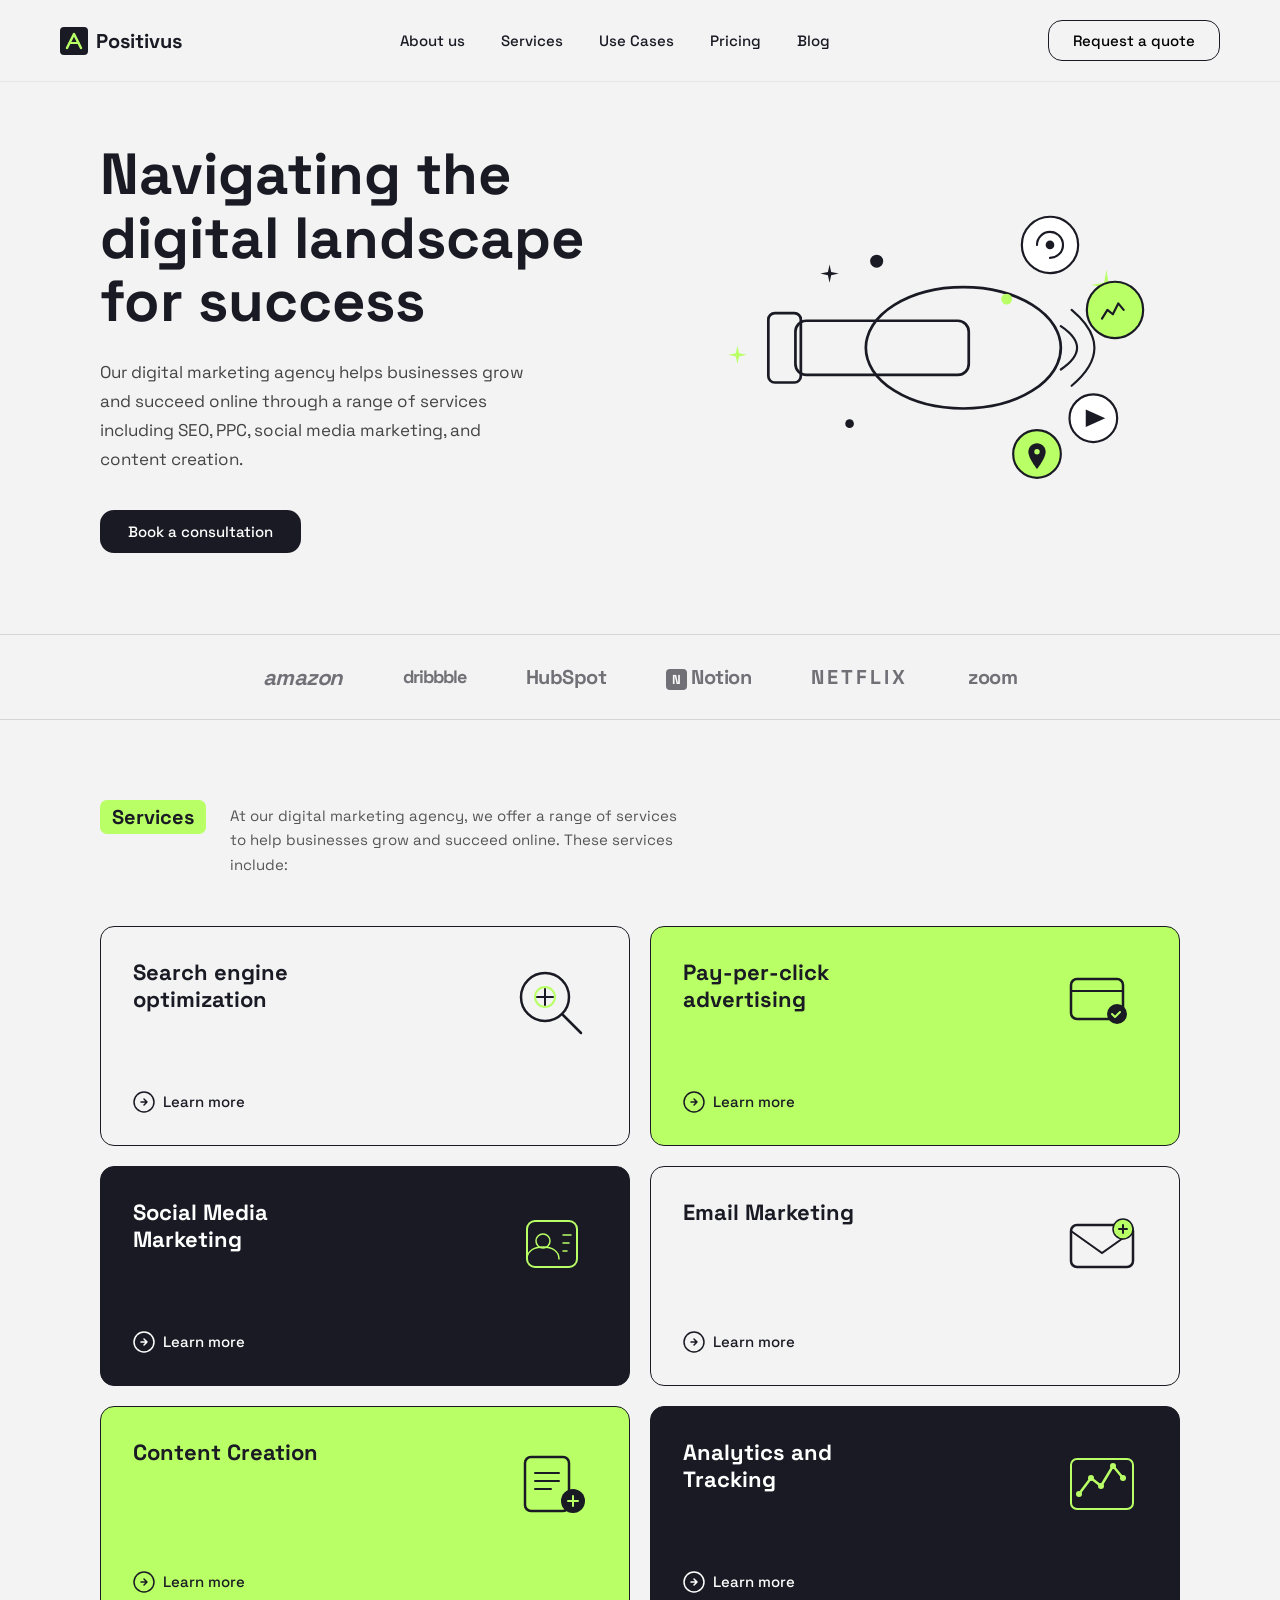
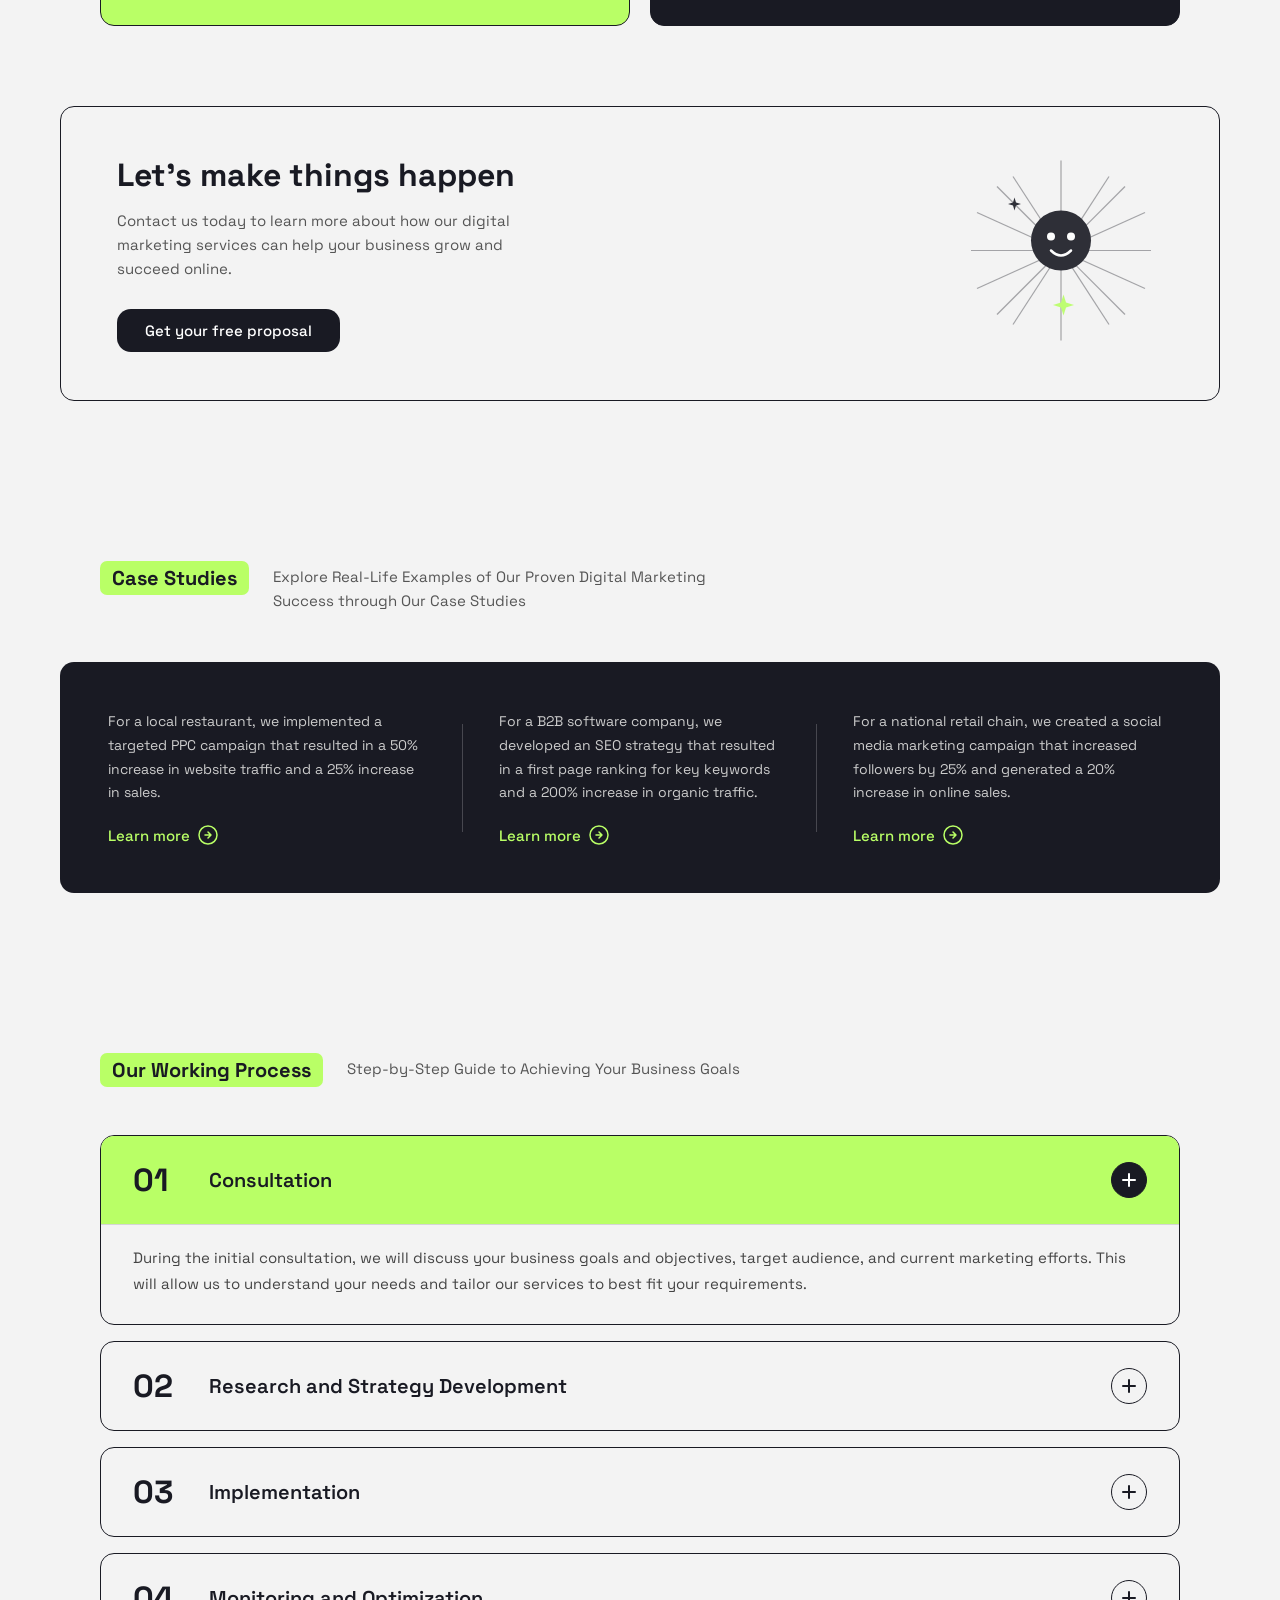
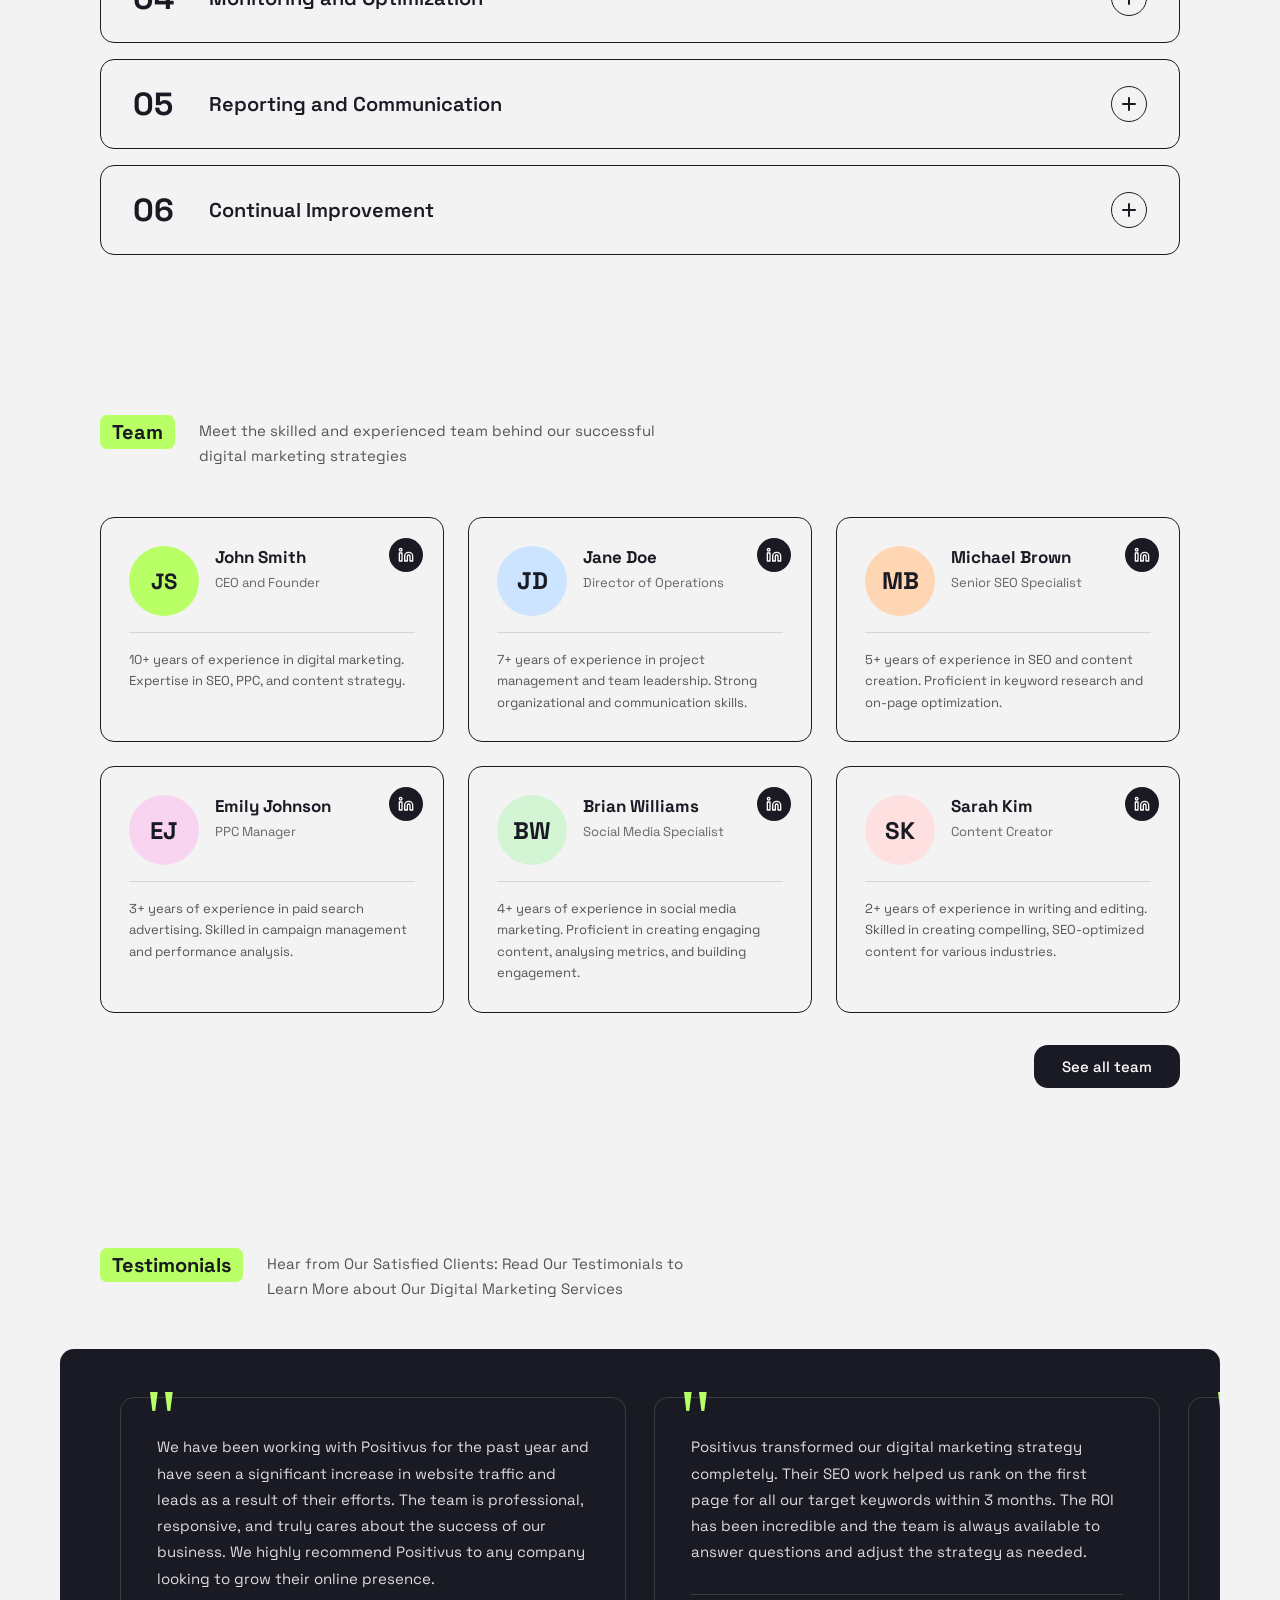
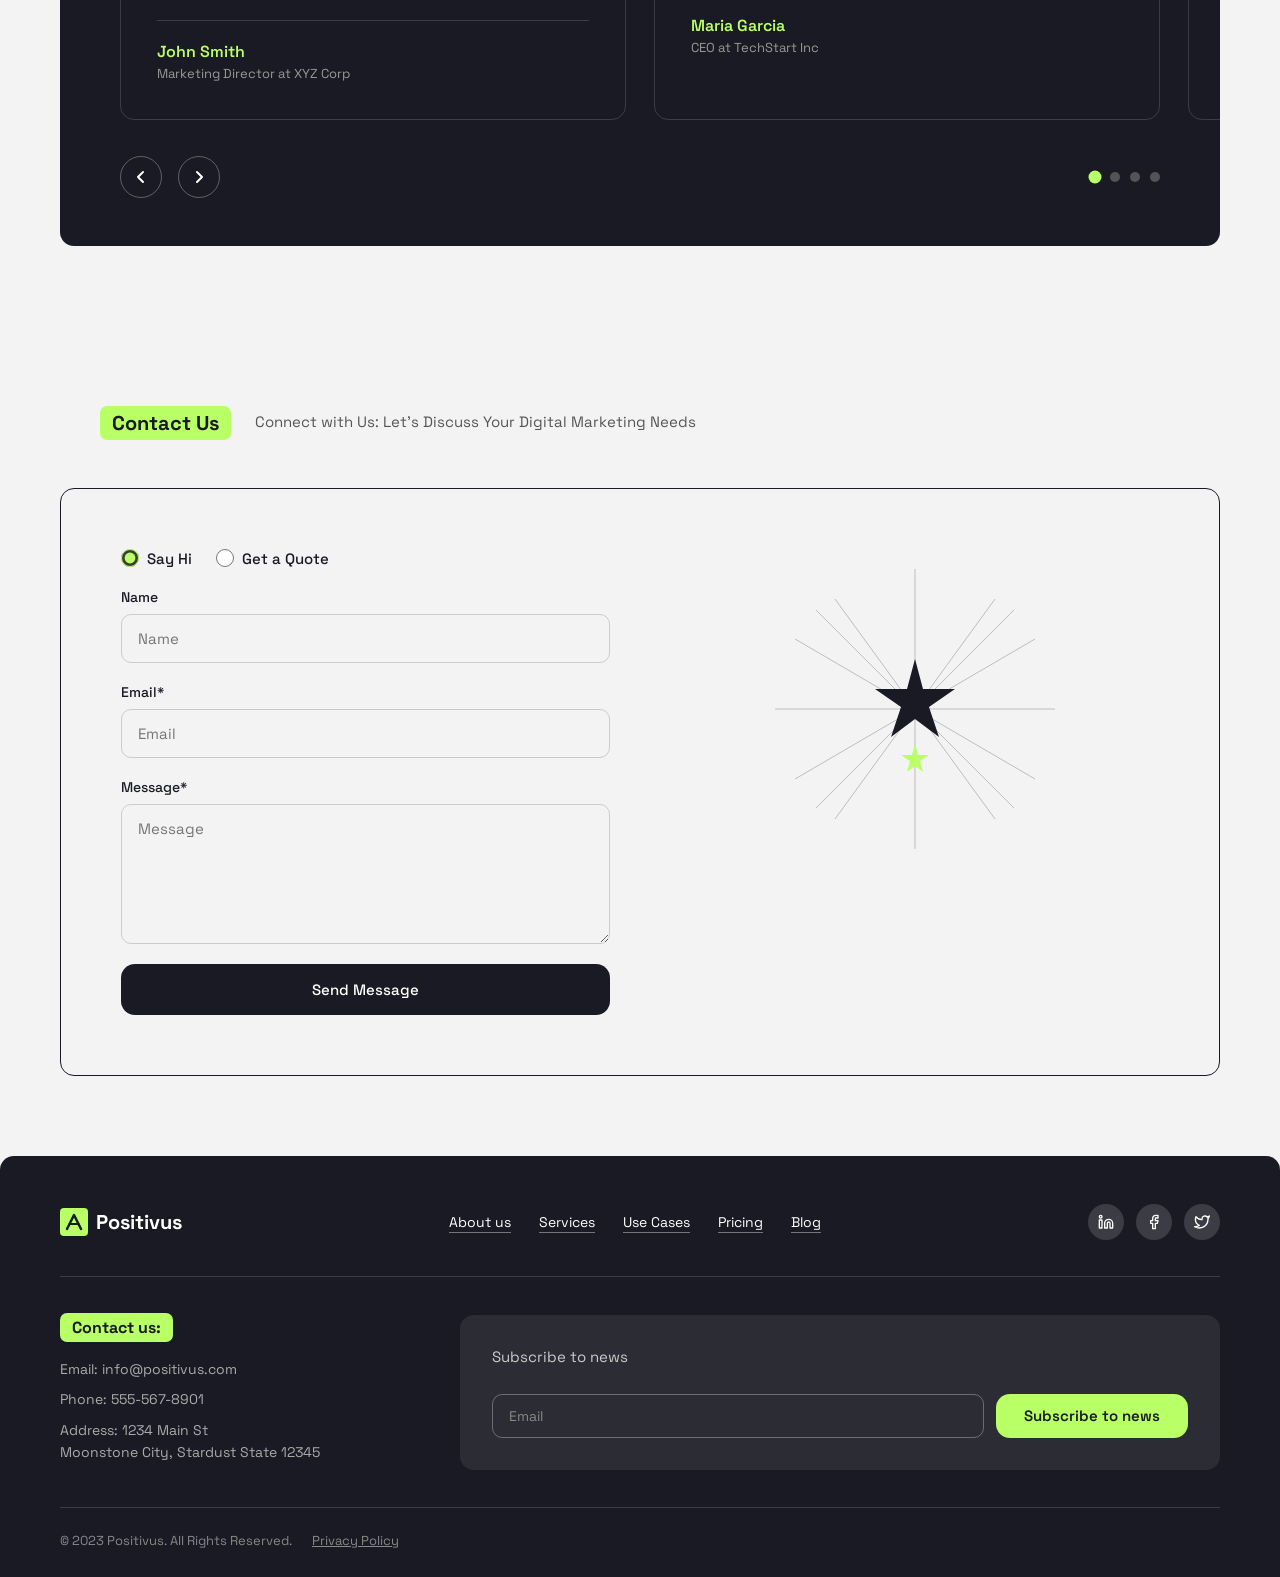
<file: index.html>
<!DOCTYPE html>
<html lang="en">
<head>
<meta charset="UTF-8"/>
<meta name="viewport" content="width=device-width, initial-scale=1.0"/>
<title>Positivus — Digital Marketing Agency</title>
<link href="https://fonts.googleapis.com/css2?family=Space+Grotesk:wght@300;400;500;600;700&display=swap" rel="stylesheet"/>
<link rel="stylesheet" href="styles.css"/>
</head>
<body>

<!-- NAV -->
<nav>
  <a href="#" class="logo">
    <svg viewBox="0 0 28 28" fill="none" xmlns="http://www.w3.org/2000/svg">
      <rect width="28" height="28" rx="4" fill="#191A23"/>
      <path d="M7 21L14 7L21 21" stroke="#B9FF66" stroke-width="2.5" stroke-linecap="round" stroke-linejoin="round"/>
      <path d="M9.5 16h9" stroke="#B9FF66" stroke-width="2" stroke-linecap="round"/>
    </svg>
    Positivus
  </a>
  <ul class="nav-links">
    <li><a href="#services">About us</a></li>
    <li><a href="#services">Services</a></li>
    <li><a href="#cases">Use Cases</a></li>
    <li><a href="#process">Pricing</a></li>
    <li><a href="#contact">Blog</a></li>
  </ul>
  <button class="btn-outline">Request a quote</button>
</nav>

<!-- HERO -->
<section style="background:var(--white)">
  <div class="hero fade-up fade-up-1">
    <div>
      <h1>Navigating the digital landscape for success</h1>
      <p>Our digital marketing agency helps businesses grow and succeed online through a range of services including SEO, PPC, social media marketing, and content creation.</p>
      <button class="btn-dark">Book a consultation</button>
    </div>
    <div class="hero-illustration">
      <svg class="hero-svg" viewBox="0 0 480 380" fill="none" xmlns="http://www.w3.org/2000/svg">
        <!-- Megaphone body -->
        <ellipse cx="280" cy="190" rx="90" ry="56" stroke="#191A23" stroke-width="2.5" fill="none"/>
        <rect x="125" y="165" width="160" height="50" rx="10" fill="none" stroke="#191A23" stroke-width="2.5"/>
        <rect x="100" y="158" width="30" height="64" rx="6" fill="none" stroke="#191A23" stroke-width="2.5"/>
        <!-- Sound waves -->
        <path d="M370 170 Q400 190 370 210" stroke="#191A23" stroke-width="2" fill="none" stroke-linecap="round"/>
        <path d="M380 155 Q422 190 380 225" stroke="#191A23" stroke-width="2" fill="none" stroke-linecap="round"/>
        <!-- Stars/sparkles -->
        <path d="M410 130 L412 118 L414 130 L426 132 L414 134 L412 146 L410 134 L398 132Z" fill="#B9FF66" stroke="none"/>
        <path d="M155 120 L156.5 113 L158 120 L165 121.5 L158 123 L156.5 130 L155 123 L148 121.5Z" fill="#191A23" stroke="none"/>
        <path d="M70 195 L71.5 188 L73 195 L80 196.5 L73 198 L71.5 205 L70 198 L63 196.5Z" fill="#B9FF66" stroke="none"/>
        <!-- Floating icons -->
        <circle cx="360" cy="95" r="26" fill="#fff" stroke="#191A23" stroke-width="2"/>
        <path d="M348 95c0-6.627 5.373-12 12-12s12 5.373 12 12-5.373 12-12 12" stroke="#191A23" stroke-width="2" fill="none" stroke-linecap="round"/>
        <circle cx="360" cy="95" r="4" fill="#191A23"/>
        <!-- Chart icon -->
        <circle cx="420" cy="155" r="26" fill="#B9FF66" stroke="#191A23" stroke-width="2"/>
        <path d="M408 163l5-8 5 4 5-10 5 6" stroke="#191A23" stroke-width="2" fill="none" stroke-linecap="round" stroke-linejoin="round"/>
        <!-- Play icon -->
        <circle cx="400" cy="255" r="22" fill="#fff" stroke="#191A23" stroke-width="2"/>
        <polygon points="393,247 393,263 411,255" fill="#191A23"/>
        <!-- Location icon -->
        <circle cx="348" cy="288" r="22" fill="#B9FF66" stroke="#191A23" stroke-width="2"/>
        <path d="M348 278c-4.4 0-8 3.6-8 8 0 6 8 16 8 16s8-10 8-16c0-4.4-3.6-8-8-8z" fill="#191A23"/>
        <circle cx="348" cy="286" r="2.5" fill="#B9FF66"/>
        <!-- Dots -->
        <circle cx="200" cy="110" r="6" fill="#191A23"/>
        <circle cx="320" cy="145" r="5" fill="#B9FF66"/>
        <circle cx="175" cy="260" r="4" fill="#191A23"/>
      </svg>
    </div>
  </div>
</section>

<!-- LOGOS -->
<div class="logos fade-up fade-up-2">
  <div class="logos-inner">
    <div class="logo-brand" style="font-style:italic;font-size:22px">amazon</div>
    <div class="logo-brand" style="font-size:18px;letter-spacing:-1px">dribbble</div>
    <div class="logo-brand">HubSpot</div>
    <div class="logo-brand">
      <span style="background:#191A23;color:#fff;padding:2px 6px;border-radius:4px;font-size:13px">N</span> Notion
    </div>
    <div class="logo-brand" style="letter-spacing:3px">NETFLIX</div>
    <div class="logo-brand">zoom</div>
  </div>
</div>

<!-- SERVICES -->
<section class="services" id="services">
  <div class="section-header">
    <div>
      <span class="section-label">Services</span>
    </div>
    <p>At our digital marketing agency, we offer a range of services to help businesses grow and succeed online. These services include:</p>
  </div>
  <div class="services-grid">

    <div class="service-card light">
      <div class="card-top">
        <div class="card-title">Search engine optimization</div>
        <svg class="card-icon" viewBox="0 0 90 90" fill="none">
          <circle cx="38" cy="38" r="24" stroke="#191A23" stroke-width="2.5" fill="none"/>
          <line x1="56" y1="56" x2="74" y2="74" stroke="#191A23" stroke-width="2.5" stroke-linecap="round"/>
          <circle cx="38" cy="38" r="10" stroke="#B9FF66" stroke-width="2" fill="none"/>
          <path d="M30 38h16M38 30v16" stroke="#191A23" stroke-width="2" stroke-linecap="round"/>
        </svg>
      </div>
      <a class="card-link" href="#">
        <svg viewBox="0 0 22 22" fill="none"><circle cx="11" cy="11" r="10" stroke="#191A23" stroke-width="1.5"/><path d="M8 11h6M11 8l3 3-3 3" stroke="#191A23" stroke-width="1.5" stroke-linecap="round" stroke-linejoin="round"/></svg>
        Learn more
      </a>
    </div>

    <div class="service-card green">
      <div class="card-top">
        <div class="card-title">Pay-per-click advertising</div>
        <svg class="card-icon" viewBox="0 0 90 90" fill="none">
          <rect x="14" y="20" width="52" height="40" rx="6" stroke="#191A23" stroke-width="2.5" fill="none"/>
          <path d="M14 32h52" stroke="#191A23" stroke-width="2"/>
          <circle cx="60" cy="55" r="10" fill="#191A23"/>
          <path d="M55 55l3 3 5-5" stroke="#B9FF66" stroke-width="2" stroke-linecap="round" stroke-linejoin="round"/>
        </svg>
      </div>
      <a class="card-link" href="#">
        <svg viewBox="0 0 22 22" fill="none"><circle cx="11" cy="11" r="10" stroke="#191A23" stroke-width="1.5"/><path d="M8 11h6M11 8l3 3-3 3" stroke="#191A23" stroke-width="1.5" stroke-linecap="round" stroke-linejoin="round"/></svg>
        Learn more
      </a>
    </div>

    <div class="service-card dark">
      <div class="card-top">
        <div class="card-title">Social Media Marketing</div>
        <svg class="card-icon" viewBox="0 0 90 90" fill="none">
          <rect x="20" y="22" width="50" height="46" rx="8" stroke="#B9FF66" stroke-width="2" fill="none"/>
          <circle cx="36" cy="42" r="7" stroke="#B9FF66" stroke-width="1.5" fill="none"/>
          <path d="M20 60c0-8 7-12 16-12s16 4 16 12" stroke="#B9FF66" stroke-width="1.5" fill="none" stroke-linecap="round"/>
          <path d="M56 36h8M56 44h6M56 52h4" stroke="#B9FF66" stroke-width="1.5" stroke-linecap="round"/>
        </svg>
      </div>
      <a class="card-link" href="#">
        <svg viewBox="0 0 22 22" fill="none"><circle cx="11" cy="11" r="10" stroke="#fff" stroke-width="1.5"/><path d="M8 11h6M11 8l3 3-3 3" stroke="#fff" stroke-width="1.5" stroke-linecap="round" stroke-linejoin="round"/></svg>
        Learn more
      </a>
    </div>

    <div class="service-card light">
      <div class="card-top">
        <div class="card-title">Email Marketing</div>
        <svg class="card-icon" viewBox="0 0 90 90" fill="none">
          <rect x="14" y="26" width="62" height="42" rx="6" stroke="#191A23" stroke-width="2.5" fill="none"/>
          <path d="M14 32l31 22 31-22" stroke="#191A23" stroke-width="2" stroke-linecap="round"/>
          <circle cx="66" cy="30" r="10" fill="#B9FF66" stroke="#191A23" stroke-width="1.5"/>
          <path d="M62 30h8M66 26v8" stroke="#191A23" stroke-width="2" stroke-linecap="round"/>
        </svg>
      </div>
      <a class="card-link" href="#">
        <svg viewBox="0 0 22 22" fill="none"><circle cx="11" cy="11" r="10" stroke="#191A23" stroke-width="1.5"/><path d="M8 11h6M11 8l3 3-3 3" stroke="#191A23" stroke-width="1.5" stroke-linecap="round" stroke-linejoin="round"/></svg>
        Learn more
      </a>
    </div>

    <div class="service-card green">
      <div class="card-top">
        <div class="card-title">Content Creation</div>
        <svg class="card-icon" viewBox="0 0 90 90" fill="none">
          <rect x="18" y="18" width="44" height="54" rx="6" stroke="#191A23" stroke-width="2.5" fill="none"/>
          <path d="M28 34h24M28 42h24M28 50h16" stroke="#191A23" stroke-width="2" stroke-linecap="round"/>
          <circle cx="66" cy="62" r="12" fill="#191A23"/>
          <path d="M61 62h10M66 57v10" stroke="#B9FF66" stroke-width="2" stroke-linecap="round"/>
        </svg>
      </div>
      <a class="card-link" href="#">
        <svg viewBox="0 0 22 22" fill="none"><circle cx="11" cy="11" r="10" stroke="#191A23" stroke-width="1.5"/><path d="M8 11h6M11 8l3 3-3 3" stroke="#191A23" stroke-width="1.5" stroke-linecap="round" stroke-linejoin="round"/></svg>
        Learn more
      </a>
    </div>

    <div class="service-card dark">
      <div class="card-top">
        <div class="card-title">Analytics and Tracking</div>
        <svg class="card-icon" viewBox="0 0 90 90" fill="none">
          <rect x="14" y="20" width="62" height="50" rx="6" stroke="#B9FF66" stroke-width="2" fill="none"/>
          <path d="M22 55l12-16 10 8 12-20 10 12" stroke="#B9FF66" stroke-width="2.5" fill="none" stroke-linecap="round" stroke-linejoin="round"/>
          <circle cx="22" cy="55" r="3" fill="#B9FF66"/>
          <circle cx="34" cy="39" r="3" fill="#B9FF66"/>
          <circle cx="44" cy="47" r="3" fill="#B9FF66"/>
          <circle cx="56" cy="27" r="3" fill="#B9FF66"/>
          <circle cx="66" cy="39" r="3" fill="#B9FF66"/>
        </svg>
      </div>
      <a class="card-link" href="#">
        <svg viewBox="0 0 22 22" fill="none"><circle cx="11" cy="11" r="10" stroke="#fff" stroke-width="1.5"/><path d="M8 11h6M11 8l3 3-3 3" stroke="#fff" stroke-width="1.5" stroke-linecap="round" stroke-linejoin="round"/></svg>
        Learn more
      </a>
    </div>
  </div>
</section>

<!-- CTA BANNER -->
<div class="cta-banner-wrap">
<div class="cta-banner">
  <div style="max-width:540px">
    <h2>Let's make things happen</h2>
    <p>Contact us today to learn more about how our digital marketing services can help your business grow and succeed online.</p>
    <button class="btn-dark" style="margin-top:28px">Get your free proposal</button>
  </div>
  <div class="cta-illustration">
    <svg viewBox="0 0 220 200" fill="none" xmlns="http://www.w3.org/2000/svg">
      <!-- Starburst lines -->
      <g stroke="#191A23" stroke-width="1.2" opacity="0.4">
        <line x1="110" y1="100" x2="110" y2="10"/><line x1="110" y1="100" x2="110" y2="190"/>
        <line x1="110" y1="100" x2="20" y2="100"/><line x1="110" y1="100" x2="200" y2="100"/>
        <line x1="110" y1="100" x2="46" y2="36"/><line x1="110" y1="100" x2="174" y2="164"/>
        <line x1="110" y1="100" x2="174" y2="36"/><line x1="110" y1="100" x2="46" y2="164"/>
        <line x1="110" y1="100" x2="26" y2="62"/><line x1="110" y1="100" x2="194" y2="138"/>
        <line x1="110" y1="100" x2="62" y2="26"/><line x1="110" y1="100" x2="158" y2="174"/>
        <line x1="110" y1="100" x2="194" y2="62"/><line x1="110" y1="100" x2="26" y2="138"/>
        <line x1="110" y1="100" x2="158" y2="26"/><line x1="110" y1="100" x2="62" y2="174"/>
      </g>
      <!-- Center character -->
      <circle cx="110" cy="90" r="30" fill="#191A23"/>
      <circle cx="100" cy="86" r="4" fill="#fff"/>
      <circle cx="120" cy="86" r="4" fill="#fff"/>
      <path d="M100 100 Q110 110 120 100" stroke="#fff" stroke-width="2.5" fill="none" stroke-linecap="round"/>
      <!-- Green star -->
      <path d="M110 152 L112.5 144 L115 152 L123 154.5 L115 157 L112.5 165 L110 157 L102 154.5Z" fill="#B9FF66"/>
      <!-- Small star -->
      <path d="M62 52 L63.5 47 L65 52 L70 53.5 L65 55 L63.5 60 L62 55 L57 53.5Z" fill="#191A23"/>
    </svg>
  </div>
</div>
</div>

<!-- CASE STUDIES -->
<section class="case-studies" id="cases">
  <div class="section-header">
    <div><span class="section-label">Case Studies</span></div>
    <p>Explore Real-Life Examples of Our Proven Digital Marketing Success through Our Case Studies</p>
  </div>
  <div class="cases-grid-wrap">
  <div class="cases-grid">
    <div class="case-item">
      <p>For a local restaurant, we implemented a targeted PPC campaign that resulted in a 50% increase in website traffic and a 25% increase in sales.</p>
      <a class="case-link" href="#">
        Learn more
        <svg viewBox="0 0 20 20" fill="none"><circle cx="10" cy="10" r="9" stroke="#B9FF66" stroke-width="1.5"/><path d="M7 10h6M10 7l3 3-3 3" stroke="#B9FF66" stroke-width="1.5" stroke-linecap="round" stroke-linejoin="round"/></svg>
      </a>
    </div>
    <div class="case-item">
      <p>For a B2B software company, we developed an SEO strategy that resulted in a first page ranking for key keywords and a 200% increase in organic traffic.</p>
      <a class="case-link" href="#">
        Learn more
        <svg viewBox="0 0 20 20" fill="none"><circle cx="10" cy="10" r="9" stroke="#B9FF66" stroke-width="1.5"/><path d="M7 10h6M10 7l3 3-3 3" stroke="#B9FF66" stroke-width="1.5" stroke-linecap="round" stroke-linejoin="round"/></svg>
      </a>
    </div>
    <div class="case-item">
      <p>For a national retail chain, we created a social media marketing campaign that increased followers by 25% and generated a 20% increase in online sales.</p>
      <a class="case-link" href="#">
        Learn more
        <svg viewBox="0 0 20 20" fill="none"><circle cx="10" cy="10" r="9" stroke="#B9FF66" stroke-width="1.5"/><path d="M7 10h6M10 7l3 3-3 3" stroke="#B9FF66" stroke-width="1.5" stroke-linecap="round" stroke-linejoin="round"/></svg>
      </a>
    </div>
  </div>
  </div>
</section>

<!-- PROCESS -->
<section class="process" id="process">
  <div class="section-header">
    <div><span class="section-label">Our Working Process</span></div>
    <p>Step-by-Step Guide to Achieving Your Business Goals</p>
  </div>
  <div class="process-list">
    <div class="process-item open">
      <div class="process-header" onclick="toggleProcess(this)">
        <span class="process-num">01</span>
        <span class="process-title">Consultation</span>
        <div class="process-toggle">
          <svg viewBox="0 0 18 18" fill="none" stroke="#191A23" stroke-width="2" stroke-linecap="round"><line x1="9" y1="3" x2="9" y2="15"/><line x1="3" y1="9" x2="15" y2="9"/></svg>
        </div>
      </div>
      <div class="process-body">
        <div class="process-body-inner">During the initial consultation, we will discuss your business goals and objectives, target audience, and current marketing efforts. This will allow us to understand your needs and tailor our services to best fit your requirements.</div>
      </div>
    </div>
    <div class="process-item">
      <div class="process-header" onclick="toggleProcess(this)">
        <span class="process-num">02</span>
        <span class="process-title">Research and Strategy Development</span>
        <div class="process-toggle">
          <svg viewBox="0 0 18 18" fill="none" stroke="#191A23" stroke-width="2" stroke-linecap="round"><line x1="9" y1="3" x2="9" y2="15"/><line x1="3" y1="9" x2="15" y2="9"/></svg>
        </div>
      </div>
      <div class="process-body">
        <div class="process-body-inner">We conduct in-depth market research, competitor analysis, and audience profiling to develop a custom strategy aligned with your business objectives and growth goals.</div>
      </div>
    </div>
    <div class="process-item">
      <div class="process-header" onclick="toggleProcess(this)">
        <span class="process-num">03</span>
        <span class="process-title">Implementation</span>
        <div class="process-toggle">
          <svg viewBox="0 0 18 18" fill="none" stroke="#191A23" stroke-width="2" stroke-linecap="round"><line x1="9" y1="3" x2="9" y2="15"/><line x1="3" y1="9" x2="15" y2="9"/></svg>
        </div>
      </div>
      <div class="process-body">
        <div class="process-body-inner">Our expert team executes the strategy across all channels, creating compelling content, launching campaigns, and optimising performance from day one.</div>
      </div>
    </div>
    <div class="process-item">
      <div class="process-header" onclick="toggleProcess(this)">
        <span class="process-num">04</span>
        <span class="process-title">Monitoring and Optimization</span>
        <div class="process-toggle">
          <svg viewBox="0 0 18 18" fill="none" stroke="#191A23" stroke-width="2" stroke-linecap="round"><line x1="9" y1="3" x2="9" y2="15"/><line x1="3" y1="9" x2="15" y2="9"/></svg>
        </div>
      </div>
      <div class="process-body">
        <div class="process-body-inner">We continuously monitor campaign performance using real-time analytics, making data-driven adjustments to maximise ROI and meet evolving business needs.</div>
      </div>
    </div>
    <div class="process-item">
      <div class="process-header" onclick="toggleProcess(this)">
        <span class="process-num">05</span>
        <span class="process-title">Reporting and Communication</span>
        <div class="process-toggle">
          <svg viewBox="0 0 18 18" fill="none" stroke="#191A23" stroke-width="2" stroke-linecap="round"><line x1="9" y1="3" x2="9" y2="15"/><line x1="3" y1="9" x2="15" y2="9"/></svg>
        </div>
      </div>
      <div class="process-body">
        <div class="process-body-inner">You receive regular, transparent reports with clear metrics, actionable insights, and dedicated support from your account manager to keep you informed at every step.</div>
      </div>
    </div>
    <div class="process-item">
      <div class="process-header" onclick="toggleProcess(this)">
        <span class="process-num">06</span>
        <span class="process-title">Continual Improvement</span>
        <div class="process-toggle">
          <svg viewBox="0 0 18 18" fill="none" stroke="#191A23" stroke-width="2" stroke-linecap="round"><line x1="9" y1="3" x2="9" y2="15"/><line x1="3" y1="9" x2="15" y2="9"/></svg>
        </div>
      </div>
      <div class="process-body">
        <div class="process-body-inner">We embrace a culture of continuous improvement, regularly reviewing strategy, testing new approaches, and refining our methods to ensure long-term success for your business.</div>
      </div>
    </div>
  </div>
</section>

<!-- TEAM -->
<section class="team" id="team">
  <div class="section-header">
    <div><span class="section-label">Team</span></div>
    <p>Meet the skilled and experienced team behind our successful digital marketing strategies</p>
  </div>
  <div class="team-grid">

    <div class="team-card">
      <div class="team-li-btn"><svg viewBox="0 0 24 24"><path d="M16 8a6 6 0 016 6v7h-4v-7a2 2 0 00-2-2 2 2 0 00-2 2v7h-4v-7a6 6 0 016-6zM2 9h4v12H2z"/><circle cx="4" cy="4" r="2"/></svg></div>
      <div class="team-top">
        <div class="team-avatar" style="background:#B9FF66;font-size:22px">JS</div>
        <div class="team-info">
          <h3>John Smith</h3>
          <span>CEO and Founder</span>
        </div>
      </div>
      <p class="team-bio">10+ years of experience in digital marketing. Expertise in SEO, PPC, and content strategy.</p>
    </div>

    <div class="team-card">
      <div class="team-li-btn"><svg viewBox="0 0 24 24"><path d="M16 8a6 6 0 016 6v7h-4v-7a2 2 0 00-2-2 2 2 0 00-2 2v7h-4v-7a6 6 0 016-6zM2 9h4v12H2z"/><circle cx="4" cy="4" r="2"/></svg></div>
      <div class="team-top">
        <div class="team-avatar" style="background:#cce4ff">JD</div>
        <div class="team-info">
          <h3>Jane Doe</h3>
          <span>Director of Operations</span>
        </div>
      </div>
      <p class="team-bio">7+ years of experience in project management and team leadership. Strong organizational and communication skills.</p>
    </div>

    <div class="team-card">
      <div class="team-li-btn"><svg viewBox="0 0 24 24"><path d="M16 8a6 6 0 016 6v7h-4v-7a2 2 0 00-2-2 2 2 0 00-2 2v7h-4v-7a6 6 0 016-6zM2 9h4v12H2z"/><circle cx="4" cy="4" r="2"/></svg></div>
      <div class="team-top">
        <div class="team-avatar" style="background:#ffd6b3">MB</div>
        <div class="team-info">
          <h3>Michael Brown</h3>
          <span>Senior SEO Specialist</span>
        </div>
      </div>
      <p class="team-bio">5+ years of experience in SEO and content creation. Proficient in keyword research and on-page optimization.</p>
    </div>

    <div class="team-card">
      <div class="team-li-btn"><svg viewBox="0 0 24 24"><path d="M16 8a6 6 0 016 6v7h-4v-7a2 2 0 00-2-2 2 2 0 00-2 2v7h-4v-7a6 6 0 016-6zM2 9h4v12H2z"/><circle cx="4" cy="4" r="2"/></svg></div>
      <div class="team-top">
        <div class="team-avatar" style="background:#f9d4f0">EJ</div>
        <div class="team-info">
          <h3>Emily Johnson</h3>
          <span>PPC Manager</span>
        </div>
      </div>
      <p class="team-bio">3+ years of experience in paid search advertising. Skilled in campaign management and performance analysis.</p>
    </div>

    <div class="team-card">
      <div class="team-li-btn"><svg viewBox="0 0 24 24"><path d="M16 8a6 6 0 016 6v7h-4v-7a2 2 0 00-2-2 2 2 0 00-2 2v7h-4v-7a6 6 0 016-6zM2 9h4v12H2z"/><circle cx="4" cy="4" r="2"/></svg></div>
      <div class="team-top">
        <div class="team-avatar" style="background:#d4f5d4">BW</div>
        <div class="team-info">
          <h3>Brian Williams</h3>
          <span>Social Media Specialist</span>
        </div>
      </div>
      <p class="team-bio">4+ years of experience in social media marketing. Proficient in creating engaging content, analysing metrics, and building engagement.</p>
    </div>

    <div class="team-card">
      <div class="team-li-btn"><svg viewBox="0 0 24 24"><path d="M16 8a6 6 0 016 6v7h-4v-7a2 2 0 00-2-2 2 2 0 00-2 2v7h-4v-7a6 6 0 016-6zM2 9h4v12H2z"/><circle cx="4" cy="4" r="2"/></svg></div>
      <div class="team-top">
        <div class="team-avatar" style="background:#ffe0e0">SK</div>
        <div class="team-info">
          <h3>Sarah Kim</h3>
          <span>Content Creator</span>
        </div>
      </div>
      <p class="team-bio">2+ years of experience in writing and editing. Skilled in creating compelling, SEO-optimized content for various industries.</p>
    </div>
  </div>
  <div class="see-all-wrap">
    <button class="btn-dark">See all team</button>
  </div>
</section>

<!-- TESTIMONIALS -->
<section class="testimonials" id="testimonials">
  <div class="section-header">
    <div><span class="section-label">Testimonials</span></div>
    <p>Hear from Our Satisfied Clients: Read Our Testimonials to Learn More about Our Digital Marketing Services</p>
  </div>
  <div class="testimonials-wrap">
  <div class="testimonials-track-wrap">
    <div class="testimonials-track" id="testiTrack">
      <div class="testimonial-card">
        <p>We have been working with Positivus for the past year and have seen a significant increase in website traffic and leads as a result of their efforts. The team is professional, responsive, and truly cares about the success of our business. We highly recommend Positivus to any company looking to grow their online presence.</p>
        <div class="testimonial-author">
          <strong>John Smith</strong>
          <span>Marketing Director at XYZ Corp</span>
        </div>
      </div>
      <div class="testimonial-card">
        <p>Positivus transformed our digital marketing strategy completely. Their SEO work helped us rank on the first page for all our target keywords within 3 months. The ROI has been incredible and the team is always available to answer questions and adjust the strategy as needed.</p>
        <div class="testimonial-author">
          <strong>Maria Garcia</strong>
          <span>CEO at TechStart Inc</span>
        </div>
      </div>
      <div class="testimonial-card">
        <p>Working with Positivus has been a game-changer for our e-commerce business. Their PPC campaigns and social media strategy drove a 40% increase in online revenue in just six months. We couldn't be happier with the results and the level of service we receive.</p>
        <div class="testimonial-author">
          <strong>David Chen</strong>
          <span>Founder at Retail Ventures</span>
        </div>
      </div>
      <div class="testimonial-card">
        <p>The content strategy Positivus developed for us completely changed how we connect with our audience. Our blog traffic tripled and we've seen a meaningful increase in qualified leads. Their team genuinely understands our industry and it shows in every piece of work they deliver.</p>
        <div class="testimonial-author">
          <strong>Sarah Mitchell</strong>
          <span>Head of Marketing at BlueWave</span>
        </div>
      </div>
    </div>
    <div class="testi-controls">
      <div class="testi-arrows">
        <button class="testi-arrow" onclick="prevTesti()" aria-label="Previous">
          <svg viewBox="0 0 18 18" fill="none"><path d="M11 14l-5-5 5-5" stroke-width="2" stroke-linecap="round" stroke-linejoin="round"/></svg>
        </button>
        <button class="testi-arrow" onclick="nextTesti()" aria-label="Next">
          <svg viewBox="0 0 18 18" fill="none"><path d="M7 4l5 5-5 5" stroke-width="2" stroke-linecap="round" stroke-linejoin="round"/></svg>
        </button>
      </div>
      <div class="testi-dots" id="testiDots">
        <div class="testi-dot active" onclick="goTesti(0)"></div>
        <div class="testi-dot" onclick="goTesti(1)"></div>
        <div class="testi-dot" onclick="goTesti(2)"></div>
        <div class="testi-dot" onclick="goTesti(3)"></div>
      </div>
    </div>
  </div>
  </div>
</section>

<!-- CONTACT -->
<section class="contact" id="contact">
  <div class="section-header">
    <div><span class="section-label">Contact Us</span></div>
    <p>Connect with Us: Let's Discuss Your Digital Marketing Needs</p>
  </div>
  <div class="contact-wrap">
  <div class="contact-inner">
    <div class="contact-form">
      <div class="radio-group">
        <label class="radio-opt"><input type="radio" name="type" value="say-hi" checked/> Say Hi</label>
        <label class="radio-opt"><input type="radio" name="type" value="quote"/> Get a Quote</label>
      </div>
      <div class="form-group">
        <label>Name</label>
        <input type="text" placeholder="Name"/>
      </div>
      <div class="form-group">
        <label>Email*</label>
        <input type="email" placeholder="Email"/>
      </div>
      <div class="form-group">
        <label>Message*</label>
        <textarea placeholder="Message"></textarea>
      </div>
      <button class="btn-dark" style="width:100%;padding:16px">Send Message</button>
    </div>
    <div class="contact-deco">
      <svg viewBox="0 0 340 320" fill="none" xmlns="http://www.w3.org/2000/svg">
        <g stroke="#191A23" stroke-width="0.8" opacity="0.3">
          <line x1="170" y1="160" x2="170" y2="20"/><line x1="170" y1="160" x2="170" y2="300"/>
          <line x1="170" y1="160" x2="30" y2="160"/><line x1="170" y1="160" x2="310" y2="160"/>
          <line x1="170" y1="160" x2="71" y2="61"/><line x1="170" y1="160" x2="269" y2="259"/>
          <line x1="170" y1="160" x2="269" y2="61"/><line x1="170" y1="160" x2="71" y2="259"/>
          <line x1="170" y1="160" x2="50" y2="90"/><line x1="170" y1="160" x2="290" y2="230"/>
          <line x1="170" y1="160" x2="90" y2="50"/><line x1="170" y1="160" x2="250" y2="270"/>
          <line x1="170" y1="160" x2="290" y2="90"/><line x1="170" y1="160" x2="50" y2="230"/>
          <line x1="170" y1="160" x2="250" y2="50"/><line x1="170" y1="160" x2="90" y2="270"/>
        </g>
        <!-- Big dark star -->
        <path d="M170 110 L178 140 L210 140 L184 158 L194 188 L170 170 L146 188 L156 158 L130 140 L162 140Z" fill="#191A23"/>
        <!-- Small green star -->
        <path d="M170 195 L173 206 L184 206 L175 212 L178 223 L170 217 L162 223 L165 212 L156 206 L167 206Z" fill="#B9FF66"/>
      </svg>
    </div>
  </div>
  </div>
</section>

<!-- FOOTER -->
<footer>
  <div class="footer-top">
    <a href="#" class="footer-logo">
      <svg viewBox="0 0 28 28" fill="none" width="28" height="28">
        <rect width="28" height="28" rx="4" fill="#B9FF66"/>
        <path d="M7 21L14 7L21 21" stroke="#191A23" stroke-width="2.5" stroke-linecap="round" stroke-linejoin="round"/>
        <path d="M9.5 16h9" stroke="#191A23" stroke-width="2" stroke-linecap="round"/>
      </svg>
      Positivus
    </a>
    <ul class="footer-nav">
      <li><a href="#">About us</a></li>
      <li><a href="#">Services</a></li>
      <li><a href="#">Use Cases</a></li>
      <li><a href="#">Pricing</a></li>
      <li><a href="#">Blog</a></li>
    </ul>
    <div class="footer-socials">
      <a class="social-btn" href="#" aria-label="LinkedIn">
        <svg viewBox="0 0 24 24" fill="none" stroke="#fff" stroke-width="2" stroke-linecap="round" stroke-linejoin="round"><path d="M16 8a6 6 0 016 6v7h-4v-7a2 2 0 00-2-2 2 2 0 00-2 2v7h-4v-7a6 6 0 016-6z"/><rect x="2" y="9" width="4" height="12"/><circle cx="4" cy="4" r="2"/></svg>
      </a>
      <a class="social-btn" href="#" aria-label="Facebook">
        <svg viewBox="0 0 24 24" fill="none" stroke="#fff" stroke-width="2" stroke-linecap="round" stroke-linejoin="round"><path d="M18 2h-3a5 5 0 00-5 5v3H7v4h3v8h4v-8h3l1-4h-4V7a1 1 0 011-1h3z"/></svg>
      </a>
      <a class="social-btn" href="#" aria-label="Twitter">
        <svg viewBox="0 0 24 24" fill="none" stroke="#fff" stroke-width="2" stroke-linecap="round" stroke-linejoin="round"><path d="M23 3a10.9 10.9 0 01-3.14 1.53 4.48 4.48 0 00-7.86 3v1A10.66 10.66 0 013 4s-4 9 5 13a11.64 11.64 0 01-7 2c9 5 20 0 20-11.5a4.5 4.5 0 00-.08-.83A7.72 7.72 0 0023 3z"/></svg>
      </a>
    </div>
  </div>
  <div class="footer-mid">
    <div class="footer-contact">
      <h4>Contact us:</h4>
      <a href="mailto:info@positivus.com">Email: info@positivus.com</a>
      <a href="tel:5555678901">Phone: 555-567-8901</a>
      <p>Address: 1234 Main St<br/>Moonstone City, Stardust State 12345</p>
    </div>
    <div class="footer-subscribe" style="grid-column:2/4">
      <div style="background:rgba(255,255,255,.08);border-radius:14px;padding:32px;display:flex;flex-direction:column;gap:16px">
        <p style="font-size:15px;color:#ccc">Subscribe to news</p>
        <div class="subscribe-form">
          <input type="email" placeholder="Email"/>
          <button class="btn-green">Subscribe to news</button>
        </div>
      </div>
    </div>
  </div>
  <div class="footer-bottom">
    <span>© 2023 Positivus. All Rights Reserved.</span>
    <a href="#">Privacy Policy</a>
  </div>
</footer>

<script src="main.js"></script>
</body>
</html>
</file>
<file: styles.css>
*,*::before,*::after{box-sizing:border-box;margin:0;padding:0}
:root{
  --black:#191A23;
  --green:#B9FF66;
  --white:#F3F3F3;
  --dark-card:#191A23;
  --radius:14px;
  --font:'Space Grotesk',sans-serif;
}
html{scroll-behavior:smooth}
body{font-family:var(--font);background:var(--white);color:var(--black);overflow-x:hidden}

/* NAV */
nav{display:flex;align-items:center;justify-content:space-between;padding:20px 60px;background:var(--white);position:sticky;top:0;z-index:100;border-bottom:1px solid rgba(0,0,0,.06)}
.logo{display:flex;align-items:center;gap:8px;font-size:20px;font-weight:700;text-decoration:none;color:var(--black)}
.logo svg{width:28px;height:28px}
.nav-links{display:flex;align-items:center;gap:36px;list-style:none}
.nav-links a{text-decoration:none;color:var(--black);font-size:15px;font-weight:500;transition:opacity .2s}
.nav-links a:hover{opacity:.6}
.btn-outline{border:1.5px solid var(--black);background:transparent;padding:10px 24px;border-radius:14px;font-size:15px;font-weight:500;cursor:pointer;font-family:var(--font);transition:background .2s,color .2s}
.btn-outline:hover{background:var(--black);color:#fff}
.btn-dark{background:var(--black);color:#fff;border:none;padding:12px 28px;border-radius:14px;font-size:15px;font-weight:500;cursor:pointer;font-family:var(--font);transition:opacity .2s}
.btn-dark:hover{opacity:.8}
.btn-green{background:var(--green);color:var(--black);border:none;padding:12px 28px;border-radius:14px;font-size:15px;font-weight:600;cursor:pointer;font-family:var(--font);transition:opacity .2s}
.btn-green:hover{opacity:.8}

/* HERO */
.hero{padding:60px 60px 80px;display:grid;grid-template-columns:1fr 1fr;gap:40px;align-items:center;max-width:1200px;margin:0 auto}
.hero h1{font-size:58px;font-weight:700;line-height:1.1;margin-bottom:24px}
.hero p{font-size:17px;line-height:1.7;color:#444;margin-bottom:36px;max-width:440px}
.hero-illustration{display:flex;justify-content:center;align-items:center}
.hero-img-wrap{position:relative;width:100%;max-width:480px}
.hero-svg{width:100%;height:auto}

/* LOGOS */
.logos{border-top:1px solid rgba(0,0,0,.12);border-bottom:1px solid rgba(0,0,0,.12);padding:28px 60px;display:flex;align-items:center;justify-content:space-between;gap:20px;overflow:hidden}
.logos-inner{display:flex;gap:60px;align-items:center;justify-content:center;flex:1}
.logo-brand{font-size:20px;font-weight:700;opacity:.6;white-space:nowrap;letter-spacing:-0.5px}
.logo-brand.amazon{font-style:italic}

/* SECTION LABEL */
.section-label{display:inline-block;background:var(--green);padding:4px 12px;border-radius:7px;font-size:20px;font-weight:700;margin-bottom:0}
.section-header{display:flex;align-items:flex-start;gap:24px;max-width:1200px;margin:0 auto 48px;padding:0 60px}
.section-header p{font-size:15px;line-height:1.65;color:#555;max-width:460px;padding-top:4px}

/* SERVICES */
.services{padding:80px 0}
.services-grid{display:grid;grid-template-columns:1fr 1fr;gap:20px;max-width:1200px;margin:0 auto;padding:0 60px}
.service-card{border-radius:var(--radius);padding:32px;display:flex;flex-direction:column;justify-content:space-between;min-height:220px;border:1.5px solid var(--black);position:relative;overflow:hidden;transition:transform .25s}
.service-card:hover{transform:translateY(-4px)}
.service-card.light{background:var(--white)}
.service-card.green{background:var(--green)}
.service-card.dark{background:var(--dark-card);color:#fff}
.card-top{display:flex;justify-content:space-between;align-items:flex-start}
.card-title{font-size:22px;font-weight:700;max-width:200px;line-height:1.25}
.dark .card-title{color:#fff}
.card-icon{width:90px;height:90px;flex-shrink:0}
.card-link{display:flex;align-items:center;gap:8px;font-size:15px;font-weight:500;text-decoration:none;color:inherit;margin-top:auto}
.dark .card-link{color:#fff}
.card-link svg{width:22px;height:22px}
.card-link:hover{text-decoration:underline}

/* CTA BANNER */
.cta-banner-wrap{padding:0 60px;margin-bottom:80px}
.cta-banner{background:var(--white);border:1.5px solid var(--black);border-radius:var(--radius);padding:48px 56px;display:flex;align-items:center;justify-content:space-between;max-width:1200px;margin:0 auto;position:relative;overflow:hidden}
.cta-banner h2{font-size:32px;font-weight:700;max-width:480px;line-height:1.3}
.cta-banner p{color:#555;margin-top:12px;font-size:15px;line-height:1.6;max-width:440px}
.cta-illustration{position:absolute;right:48px;top:50%;transform:translateY(-50%);width:220px;opacity:.9}

/* CASE STUDIES */
.case-studies{padding:80px 0}
.cases-grid-wrap{padding:0 60px}
.cases-grid{background:var(--dark-card);border-radius:var(--radius);padding:48px;display:grid;grid-template-columns:1fr 1fr 1fr;gap:0;max-width:1200px;margin:0 auto}
.case-item{padding:0 36px;position:relative}
.case-item:not(:last-child)::after{content:'';position:absolute;right:0;top:10%;height:80%;width:1px;background:rgba(255,255,255,.2)}
.case-item:first-child{padding-left:0}
.case-item:last-child{padding-right:0}
.case-item p{color:#ccc;font-size:14px;line-height:1.7;margin-bottom:20px}
.case-link{display:flex;align-items:center;gap:8px;color:var(--green);font-size:15px;font-weight:500;text-decoration:none}
.case-link:hover{text-decoration:underline}
.case-link svg{width:20px;height:20px}

/* PROCESS */
.process{padding:80px 0}
.process-list{max-width:1200px;margin:0 auto;padding:0 60px;display:flex;flex-direction:column;gap:16px}
.process-item{border:1.5px solid var(--black);border-radius:var(--radius);overflow:hidden}
.process-header{display:flex;align-items:center;justify-content:space-between;padding:24px 32px;cursor:pointer;user-select:none;transition:background .2s}
.process-header:hover{background:rgba(0,0,0,.03)}
.process-item.open .process-header{background:var(--green)}
.process-num{font-size:32px;font-weight:700;margin-right:20px;min-width:56px}
.process-title{font-size:20px;font-weight:600;flex:1}
.process-toggle{width:36px;height:36px;border-radius:50%;border:1.5px solid var(--black);display:flex;align-items:center;justify-content:center;flex-shrink:0;background:transparent;transition:background .2s}
.process-item.open .process-toggle{background:var(--black)}
.process-toggle svg{width:18px;height:18px;transition:transform .3s}
.process-item.open .process-toggle svg{stroke:#fff}
.process-body{max-height:0;overflow:hidden;transition:max-height .4s ease,padding .3s}
.process-item.open .process-body{max-height:200px}
.process-body-inner{padding:0 32px 28px;border-top:1.5px solid rgba(0,0,0,.12);padding-top:20px;font-size:15px;line-height:1.7;color:#444}

/* TEAM */
.team{padding:80px 0}
.team-grid{display:grid;grid-template-columns:repeat(3,1fr);gap:24px;max-width:1200px;margin:0 auto;padding:0 60px}
.team-card{border:1.5px solid var(--black);border-radius:var(--radius);padding:28px;position:relative;background:var(--white);transition:transform .25s,box-shadow .25s}
.team-card:hover{transform:translateY(-4px);box-shadow:6px 6px 0 var(--black)}
.team-top{display:flex;align-items:flex-start;gap:16px;margin-bottom:16px;padding-bottom:16px;border-bottom:1px solid rgba(0,0,0,.12)}
.team-avatar{width:70px;height:70px;border-radius:50%;object-fit:cover;flex-shrink:0;background:var(--green);display:flex;align-items:center;justify-content:center;font-size:24px;font-weight:700;color:var(--black)}
.team-info h3{font-size:17px;font-weight:700;margin-bottom:3px}
.team-info span{font-size:13px;color:#666}
.team-li-btn{position:absolute;top:20px;right:20px;width:34px;height:34px;background:var(--black);border-radius:50%;display:flex;align-items:center;justify-content:center;cursor:pointer;transition:background .2s}
.team-li-btn:hover{background:#333}
.team-li-btn svg{width:16px;height:16px;fill:none;stroke:#fff;stroke-width:2;stroke-linecap:round;stroke-linejoin:round}
.team-bio{font-size:13px;line-height:1.65;color:#555}
.see-all-wrap{display:flex;justify-content:flex-end;max-width:1200px;margin:32px auto 0;padding:0 60px}

/* TESTIMONIALS */
.testimonials{padding:80px 0}
.testimonials-wrap{padding:0 60px}
.testimonials-track-wrap{background:var(--dark-card);border-radius:var(--radius);padding:48px 60px;max-width:1200px;margin:0 auto;overflow:hidden;position:relative}
.testimonials-track{display:flex;gap:28px;transition:transform .5s ease}
.testimonial-card{background:transparent;border:1px solid rgba(255,255,255,.15);border-radius:var(--radius);padding:36px;flex:0 0 calc(50% - 14px);color:#fff;position:relative}
.testimonial-card::before{content:'"';position:absolute;top:-20px;left:24px;font-size:80px;color:var(--green);font-family:Georgia,serif;line-height:1}
.testimonial-card p{font-size:15px;line-height:1.75;color:#ddd;margin-bottom:28px}
.testimonial-author{border-top:1px solid rgba(255,255,255,.15);padding-top:20px}
.testimonial-author strong{font-size:16px;color:var(--green);display:block;font-weight:600}
.testimonial-author span{font-size:13px;color:#999}
.testi-controls{display:flex;align-items:center;justify-content:space-between;margin-top:36px}
.testi-arrows{display:flex;gap:16px}
.testi-arrow{width:42px;height:42px;border-radius:50%;border:1.5px solid rgba(255,255,255,.3);background:transparent;display:flex;align-items:center;justify-content:center;cursor:pointer;transition:border-color .2s,background .2s}
.testi-arrow:hover{border-color:#fff;background:rgba(255,255,255,.1)}
.testi-arrow svg{width:18px;height:18px;stroke:#fff}
.testi-dots{display:flex;gap:10px;align-items:center}
.testi-dot{width:10px;height:10px;border-radius:50%;background:rgba(255,255,255,.25);cursor:pointer;transition:background .2s,transform .2s}
.testi-dot.active{background:var(--green);transform:scale(1.3)}

/* CONTACT */
.contact{padding:80px 0}
.contact-wrap{padding:0 60px}
.contact-inner{background:var(--white);border:1.5px solid var(--black);border-radius:var(--radius);max-width:1200px;margin:0 auto;padding:60px;display:grid;grid-template-columns:1fr 1fr;gap:60px;align-items:start}
.contact-form{display:flex;flex-direction:column;gap:20px}
.radio-group{display:flex;gap:24px}
.radio-opt{display:flex;align-items:center;gap:8px;cursor:pointer;font-size:15px;font-weight:500}
.radio-opt input{accent-color:var(--green);width:18px;height:18px;cursor:pointer}
.form-group{display:flex;flex-direction:column;gap:8px}
.form-group label{font-size:14px;font-weight:500;color:var(--black)}
.form-group input,.form-group textarea{background:#F3F3F3;border:1.5px solid #ccc;border-radius:10px;padding:14px 16px;font-size:15px;font-family:var(--font);outline:none;transition:border-color .2s}
.form-group input:focus,.form-group textarea:focus{border-color:var(--black)}
.form-group textarea{resize:vertical;min-height:140px}
.contact-deco{display:flex;align-items:center;justify-content:center}
.contact-deco svg{width:100%;max-width:340px;height:auto}

/* FOOTER */
footer{background:var(--black);color:#fff;padding:48px 60px 28px;border-radius:var(--radius) var(--radius) 0 0}
.footer-top{display:flex;align-items:center;justify-content:space-between;padding-bottom:36px;border-bottom:1px solid rgba(255,255,255,.15);margin-bottom:36px}
.footer-logo{font-size:20px;font-weight:700;color:#fff;text-decoration:none;display:flex;align-items:center;gap:8px}
.footer-nav{display:flex;gap:28px;list-style:none}
.footer-nav a{text-decoration:none;color:#fff;font-size:14px;border-bottom:1px solid rgba(255,255,255,.4);padding-bottom:1px;transition:opacity .2s}
.footer-nav a:hover{opacity:.7}
.footer-socials{display:flex;gap:12px}
.social-btn{width:36px;height:36px;border-radius:50%;background:rgba(255,255,255,.15);display:flex;align-items:center;justify-content:center;cursor:pointer;transition:background .2s;text-decoration:none}
.social-btn:hover{background:rgba(255,255,255,.3)}
.social-btn svg{width:16px;height:16px;stroke:#fff;fill:none}
.footer-mid{display:grid;grid-template-columns:1fr 1fr 1fr;gap:40px;margin-bottom:36px}
.footer-contact h4{font-size:16px;font-weight:700;margin-bottom:16px;background:var(--green);color:var(--black);display:inline-block;padding:4px 12px;border-radius:7px}
.footer-contact p,.footer-contact a{font-size:14px;color:#aaa;display:block;margin-bottom:8px;text-decoration:none;line-height:1.6}
.footer-contact a:hover{color:#fff}
.footer-subscribe{grid-column:2/4;display:flex;flex-direction:column;justify-content:center}
.subscribe-form{display:flex;gap:12px;margin-top:12px}
.subscribe-form input{flex:1;background:transparent;border:1px solid rgba(255,255,255,.3);border-radius:10px;padding:12px 16px;color:#fff;font-size:14px;font-family:var(--font);outline:none}
.subscribe-form input::placeholder{color:#888}
.subscribe-form input:focus{border-color:rgba(255,255,255,.6)}
.footer-bottom{border-top:1px solid rgba(255,255,255,.15);padding-top:24px;display:flex;align-items:center;gap:20px;font-size:13px;color:#888}
.footer-bottom a{color:#888;text-decoration:underline}

/* ANIMATIONS */
@keyframes fadeUp{from{opacity:0;transform:translateY(30px)}to{opacity:1;transform:translateY(0)}}
.fade-up{opacity:0;animation:fadeUp .7s ease forwards}
.fade-up-1{animation-delay:.1s}
.fade-up-2{animation-delay:.2s}
.fade-up-3{animation-delay:.3s}
.fade-up-4{animation-delay:.4s}

@media(max-width:900px){
  nav{padding:16px 24px}
  .nav-links{display:none}
  .hero{grid-template-columns:1fr;padding:40px 24px}
  .hero h1{font-size:38px}
  .hero-illustration{display:none}
  .logos{padding:20px 24px}
  .logos-inner{gap:24px;flex-wrap:wrap;justify-content:center}
  .section-header{padding:0 24px;flex-direction:column;gap:12px}
  .services-grid{grid-template-columns:1fr;padding:0 24px}
  .cta-banner-wrap{padding:0 24px;margin-bottom:60px}
  .cta-banner{padding:32px 28px}
  .cta-illustration{display:none}
  .cases-grid-wrap{padding:0 24px}
  .cases-grid{grid-template-columns:1fr;padding:32px 28px}
  .case-item::after{display:none}
  .case-item{padding:0 0 28px;margin-bottom:28px;border-bottom:1px solid rgba(255,255,255,.15)}
  .case-item:last-child{border-bottom:none;margin-bottom:0;padding-bottom:0}
  .process-list{padding:0 24px}
  .team-grid{grid-template-columns:1fr;padding:0 24px}
  .see-all-wrap{padding:0 24px}
  .testimonials-wrap{padding:0 24px}
  .testimonials-track-wrap{padding:32px 28px}
  .testimonial-card{flex:0 0 100%}
  .contact-wrap{padding:0 24px}
  .contact-inner{grid-template-columns:1fr;padding:32px 28px}
  .contact-deco{display:none}
  footer{padding:36px 24px 20px}
  .footer-top{flex-direction:column;gap:24px;align-items:flex-start}
  .footer-mid{grid-template-columns:1fr}
  .footer-subscribe{grid-column:auto}
  .subscribe-form{flex-direction:column}
}
</file>
